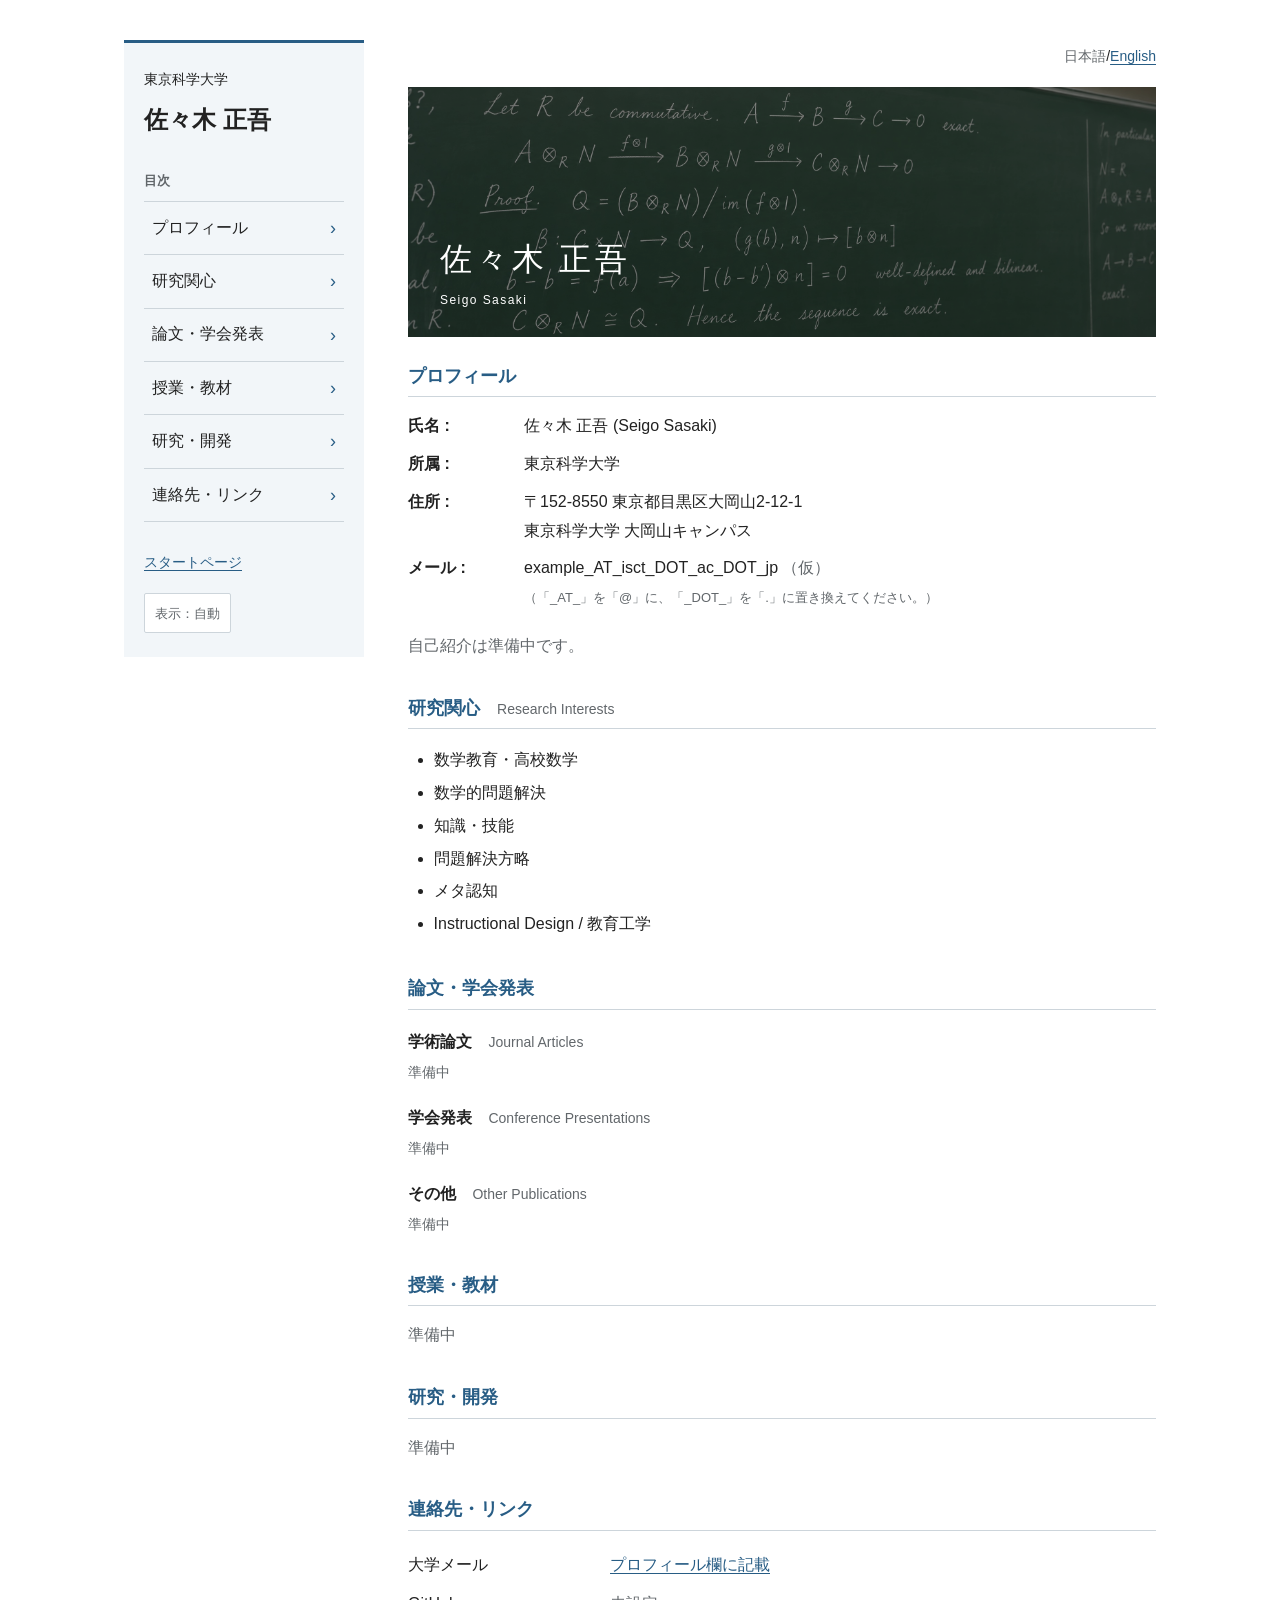
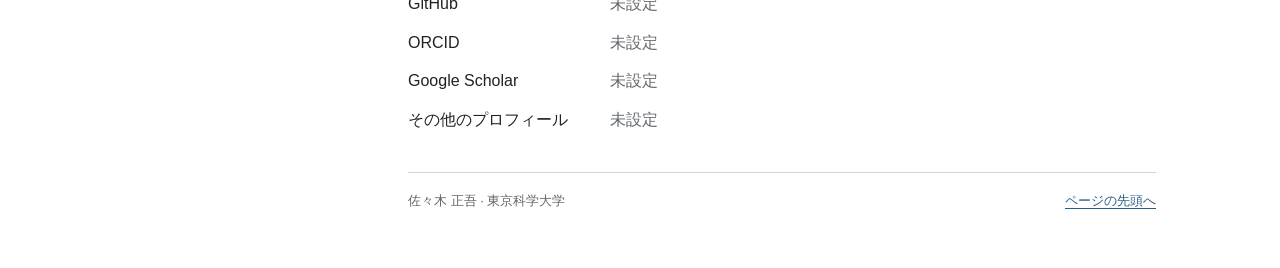
<file: index.html>
<!doctype html>
<html lang="ja">
<head>
  <meta charset="utf-8">
  <meta name="viewport" content="width=device-width, initial-scale=1">
  <meta name="description" content="佐々木 正吾の研究者プロフィール。東京科学大学。研究関心、論文・学会発表、授業・教材、研究・開発について。">
  <link rel="alternate" hreflang="ja" href="./">
  <link rel="alternate" hreflang="en" href="en/">
  <meta name="color-scheme" content="light dark">
  <title>佐々木 正吾 | 東京科学大学</title>
  <link rel="icon" href="assets/images/favicon.svg" type="image/svg+xml">
  <link rel="stylesheet" href="assets/css/style.css?v=6">
  <script src="assets/js/theme.js?v=2"></script>
</head>
<body>
  <a class="skip-link" href="#main">本文へ移動</a>
  <div class="profile-layout">
    <header class="sidebar">
      <p class="university">東京科学大学</p>
      <a class="site-name" href="./">佐々木 正吾</a>
      <p class="nav-title">目次</p>
      <nav aria-label="メインナビゲーション">
        <a href="#about">プロフィール</a>
        <a href="#research">研究関心</a>
        <a href="#publications">論文・学会発表</a>
        <a href="#teaching">授業・教材</a>
        <a href="#projects">研究・開発</a>
        <a href="#contact">連絡先・リンク</a>
      </nav>
      <div class="sidebar-tools">
      <a class="start-page-link" href="start/">スタートページ</a>
      <button class="theme-toggle" type="button" hidden>表示：自動</button>
      </div>
    </header>
    <main id="main" class="profile-main">
      <nav class="language-switch" aria-label="言語切替">
        <span aria-current="page">日本語</span><span aria-hidden="true"> / </span><a href="en/" lang="en" hreflang="en">English</a>
      </nav>
      <section id="about" aria-labelledby="about-title">
        <div class="profile-banner">
          <img class="profile-image" src="assets/images/blackboard-v2.jpg" alt="テンソル積の右完全性の証明を、筆記体の英語と数式で書いた深緑の黒板のイメージ" width="2172" height="724" decoding="async" fetchpriority="high">
          <h1 class="profile-banner-title"><span class="banner-name">佐々木 正吾</span><span class="banner-subtitle" lang="en">Seigo Sasaki</span></h1>
        </div>
        <h2 id="about-title">プロフィール</h2>
        <dl class="profile-details">
          <div><dt>氏名</dt><dd>佐々木 正吾 <span lang="en">(Seigo Sasaki)</span></dd></div>
          <!-- TODO: 必要に応じて所属部局・研究室などを追記してください。 -->
          <div><dt>所属</dt><dd>東京科学大学</dd></div>
          <div><dt>住所</dt><dd>〒152-8550 東京都目黒区大岡山2-12-1<br>東京科学大学 大岡山キャンパス</dd></div>
          <!-- TODO: example は仮のメールアドレスです。正式なアドレスに置き換えてください。 -->
          <div id="profile-email"><dt>メール</dt><dd>example_AT_isct_DOT_ac_DOT_jp <span class="muted">（仮）</span><br><small>（「_AT_」を「@」に、「_DOT_」を「.」に置き換えてください。）</small></dd></div>
        </dl>
        <!-- TODO: 自己紹介を以下に自由に記入してください。 -->
        <p class="muted">自己紹介は準備中です。</p>
      </section>
      <section id="research" aria-labelledby="research-title">
        <h2 id="research-title">研究関心 <span lang="en">Research Interests</span></h2>
        <ul>
          <li>数学教育・高校数学</li>
          <li>数学的問題解決</li>
          <li>知識・技能</li>
          <li>問題解決方略</li>
          <li>メタ認知</li>
          <li>Instructional Design / 教育工学</li>
        </ul>
      </section>
      <section id="publications" aria-labelledby="publications-title">
        <h2 id="publications-title">論文・学会発表</h2>
        <div class="publication-group">
          <h3>学術論文 <span lang="en">Journal Articles</span></h3>
          <p class="muted">準備中</p>
          <!-- TODO: 論文を追加。READMEの記入例を参照。 -->
          <ol class="publication-list"></ol>
        </div>
        <div class="publication-group">
          <h3>学会発表 <span lang="en">Conference Presentations</span></h3>
          <p class="muted">準備中</p><ol class="publication-list"></ol>
        </div>
        <div class="publication-group">
          <h3>その他 <span lang="en">Other Publications</span></h3>
          <p class="muted">準備中</p><ol class="publication-list"></ol>
        </div>
      </section>
      <section id="teaching" aria-labelledby="teaching-title">
        <h2 id="teaching-title">授業・教材</h2>
        <p class="muted">準備中</p>
        <!-- TODO: 授業名・担当年度・教材リンクを追加。 -->
      </section>
      <section id="projects" aria-labelledby="projects-title">
        <h2 id="projects-title">研究・開発</h2>
        <p class="muted">準備中</p>
        <!-- TODO: プロジェクト名・概要・確認済みのGitHub URLを追加。 -->
      </section>
      <section id="contact" aria-labelledby="contact-title">
        <h2 id="contact-title">連絡先・リンク</h2>
        <!-- TODO: 確認済みの連絡先に置換。未設定の項目はリンクにしない。 -->
        <dl class="contact-list">
          <div><dt>大学メール</dt><dd><a href="#profile-email">プロフィール欄に記載</a></dd></div>
          <div><dt>GitHub</dt><dd>未設定</dd></div>
          <div><dt>ORCID</dt><dd>未設定</dd></div>
          <div><dt>Google Scholar</dt><dd>未設定</dd></div>
          <div><dt>その他のプロフィール</dt><dd>未設定</dd></div>
        </dl>
      </section>
      <footer class="site-footer"><span>佐々木 正吾 · 東京科学大学</span><a href="#about">ページの先頭へ</a></footer>
    </main>
  </div>
</body>
</html>
</file>
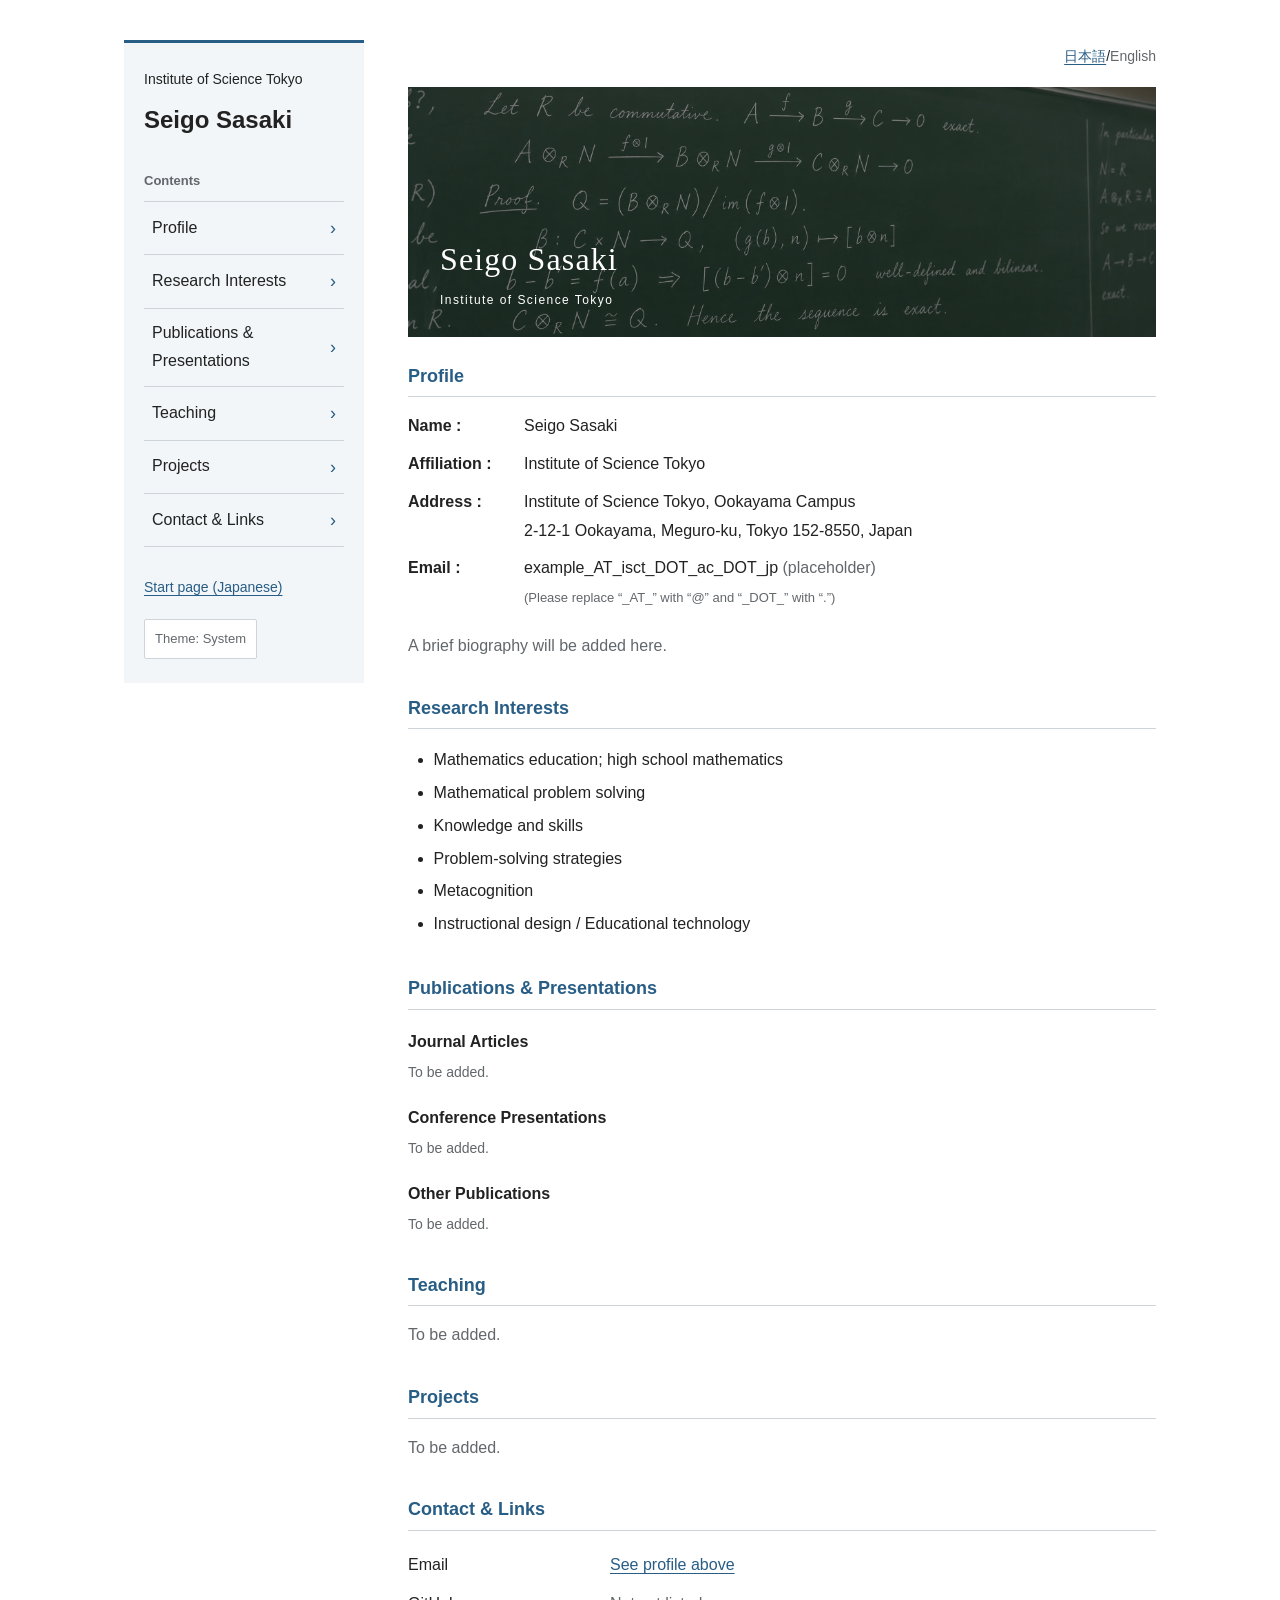
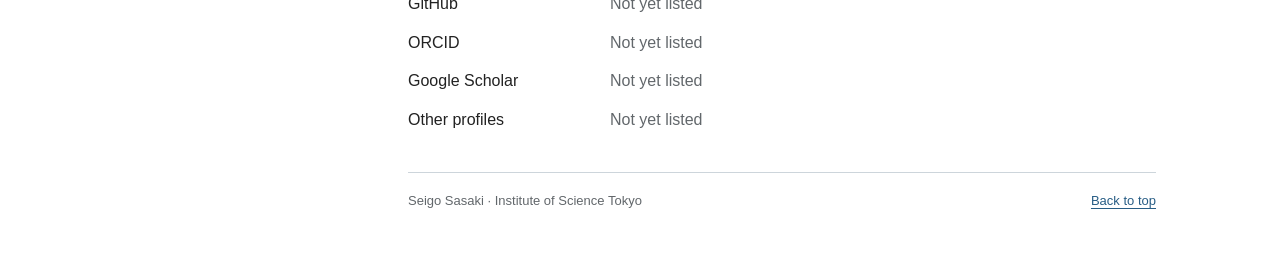
<file: en/index.html>
<!doctype html>
<html lang="en">
<head>
  <meta charset="utf-8">
  <meta name="viewport" content="width=device-width, initial-scale=1">
  <meta name="description" content="Seigo Sasaki, Institute of Science Tokyo. Profile, research interests, publications, teaching, and projects.">
  <link rel="alternate" hreflang="ja" href="../">
  <link rel="alternate" hreflang="en" href="./">
  <meta name="color-scheme" content="light dark">
  <title>Seigo Sasaki | Institute of Science Tokyo</title>
  <link rel="icon" href="../assets/images/favicon.svg" type="image/svg+xml">
  <link rel="stylesheet" href="../assets/css/style.css?v=6">
  <script src="../assets/js/theme.js?v=2"></script>
</head>
<body>
  <a class="skip-link" href="#main">Skip to content</a>
  <div class="profile-layout">
    <header class="sidebar">
      <p class="university">Institute of Science Tokyo</p>
      <a class="site-name" href="./">Seigo Sasaki</a>
      <p class="nav-title">Contents</p>
      <nav aria-label="Main navigation">
        <a href="#about">Profile</a>
        <a href="#research">Research Interests</a>
        <a href="#publications">Publications &amp; Presentations</a>
        <a href="#teaching">Teaching</a>
        <a href="#projects">Projects</a>
        <a href="#contact">Contact &amp; Links</a>
      </nav>
      <div class="sidebar-tools">
      <a class="start-page-link" href="../start/" lang="ja">Start page (Japanese)</a>
      <button class="theme-toggle" type="button" hidden>Theme: System</button>
      </div>
    </header>
    <main id="main" class="profile-main">
      <nav class="language-switch" aria-label="Language">
        <a href="../" lang="ja" hreflang="ja">日本語</a><span aria-hidden="true"> / </span><span aria-current="page">English</span>
      </nav>
      <section id="about" aria-labelledby="about-title">
        <div class="profile-banner">
          <img class="profile-image" src="../assets/images/blackboard-v2.jpg" alt="An oblique view of a clean green blackboard with a proof of right exactness of tensor products, written in cursive English and mathematical notation" width="2172" height="724" decoding="async" fetchpriority="high">
          <h1 class="profile-banner-title"><span class="banner-name">Seigo Sasaki</span><span class="banner-subtitle">Institute of Science Tokyo</span></h1>
        </div>
        <h2 id="about-title">Profile</h2>
        <dl class="profile-details">
          <div><dt>Name</dt><dd>Seigo Sasaki</dd></div>
          <!-- TODO: 必要に応じて所属部局・研究室などを追記してください。 -->
          <div><dt>Affiliation</dt><dd>Institute of Science Tokyo</dd></div>
          <div><dt>Address</dt><dd>Institute of Science Tokyo, Ookayama Campus<br>2-12-1 Ookayama, Meguro-ku, Tokyo 152-8550, Japan</dd></div>
          <!-- TODO: example は仮のメールアドレスです。正式なアドレスに置き換えてください。 -->
          <div id="profile-email"><dt>Email</dt><dd>example_AT_isct_DOT_ac_DOT_jp <span class="muted">(placeholder)</span><br><small>(Please replace “_AT_” with “@” and “_DOT_” with “.”)</small></dd></div>
        </dl>
        <!-- TODO: 自己紹介を以下に自由に記入してください。 -->
        <p class="muted">A brief biography will be added here.</p>
      </section>
      <section id="research" aria-labelledby="research-title">
        <h2 id="research-title">Research Interests</h2>
        <ul>
          <li>Mathematics education; high school mathematics</li>
          <li>Mathematical problem solving</li>
          <li>Knowledge and skills</li>
          <li>Problem-solving strategies</li>
          <li>Metacognition</li>
          <li>Instructional design / Educational technology</li>
        </ul>
      </section>
      <section id="publications" aria-labelledby="publications-title">
        <h2 id="publications-title">Publications &amp; Presentations</h2>
        <div class="publication-group">
          <h3>Journal Articles</h3>
          <p class="muted">To be added.</p>
          <!-- TODO: 論文を追加。READMEの記入例を参照。 -->
          <ol class="publication-list"></ol>
        </div>
        <div class="publication-group">
          <h3>Conference Presentations</h3>
          <p class="muted">To be added.</p><ol class="publication-list"></ol>
        </div>
        <div class="publication-group">
          <h3>Other Publications</h3>
          <p class="muted">To be added.</p><ol class="publication-list"></ol>
        </div>
      </section>
      <section id="teaching" aria-labelledby="teaching-title">
        <h2 id="teaching-title">Teaching</h2>
        <p class="muted">To be added.</p>
        <!-- TODO: 授業名・担当年度・教材リンクを追加。 -->
      </section>
      <section id="projects" aria-labelledby="projects-title">
        <h2 id="projects-title">Projects</h2>
        <p class="muted">To be added.</p>
        <!-- TODO: プロジェクト名・概要・確認済みのGitHub URLを追加。 -->
      </section>
      <section id="contact" aria-labelledby="contact-title">
        <h2 id="contact-title">Contact &amp; Links</h2>
        <!-- TODO: 確認済みの連絡先に置換。Not yet listedの項目はリンクにしない。 -->
        <dl class="contact-list">
          <div><dt>Email</dt><dd><a href="#profile-email">See profile above</a></dd></div>
          <div><dt>GitHub</dt><dd>Not yet listed</dd></div>
          <div><dt>ORCID</dt><dd>Not yet listed</dd></div>
          <div><dt>Google Scholar</dt><dd>Not yet listed</dd></div>
          <div><dt>Other profiles</dt><dd>Not yet listed</dd></div>
        </dl>
      </section>
      <footer class="site-footer"><span>Seigo Sasaki · Institute of Science Tokyo</span><a href="#about">Back to top</a></footer>
    </main>
  </div>
</body>
</html>
</file>
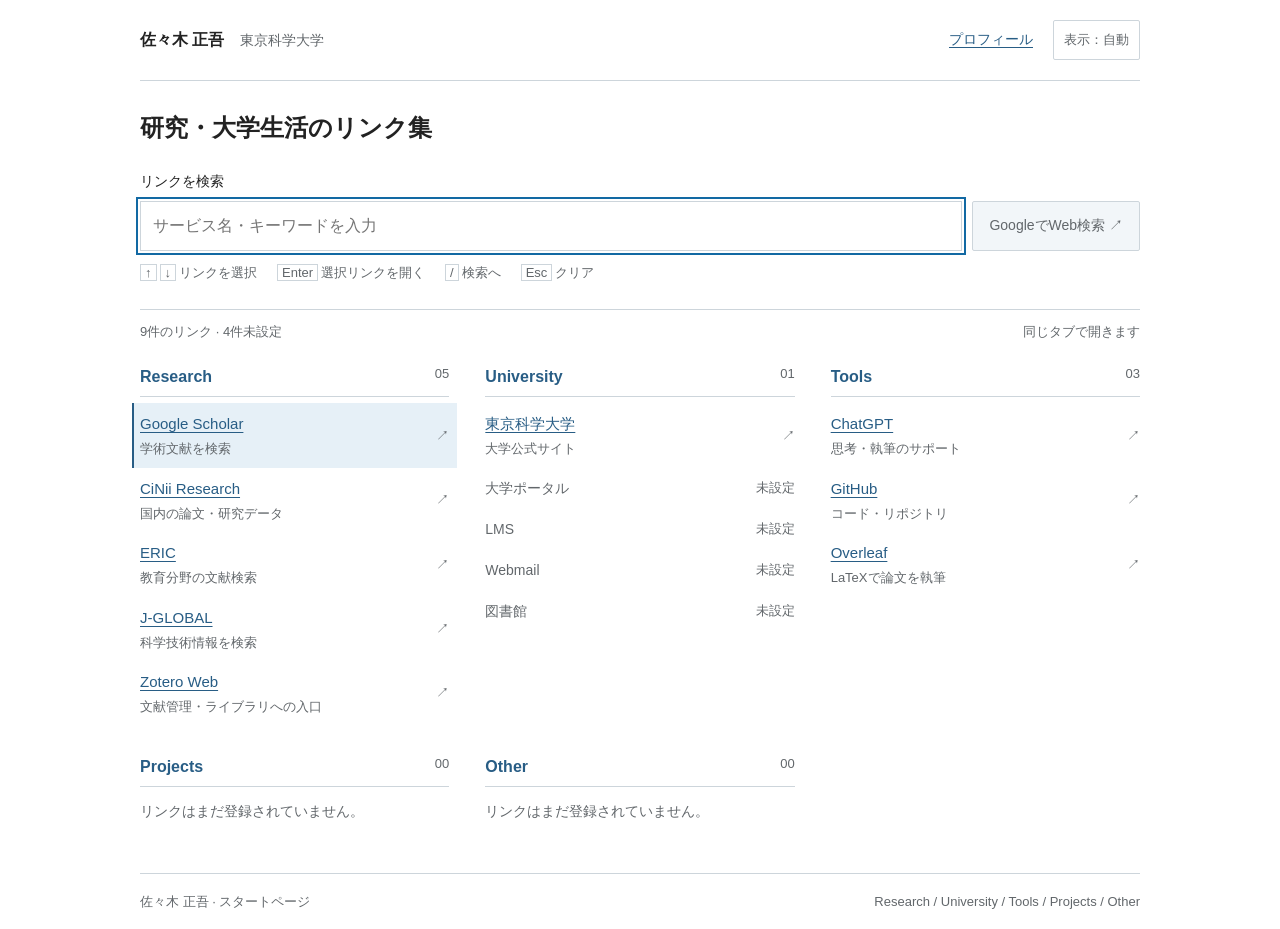
<file: start/index.html>
<!doctype html>
<html lang="ja">
<head>
  <meta charset="utf-8">
  <meta name="viewport" content="width=device-width, initial-scale=1">
  <meta name="description" content="研究・大学生活のためのスタートページ。論文検索、大学関連サービス、研究ツールへのリンク集。">
  <meta name="robots" content="noindex, nofollow">
  <meta name="color-scheme" content="light dark">
  <title>Start | 佐々木 正吾</title>
  <link rel="icon" href="../assets/images/favicon.svg" type="image/svg+xml">
  <link rel="stylesheet" href="../assets/css/style.css?v=6">
  <script src="../assets/js/theme.js?v=2"></script>
  <script src="../assets/js/links.js" defer></script>
  <script src="../assets/js/start.js" defer></script>
</head>
<body>
  <a class="skip-link" href="#main">本文へ移動</a>
  <header class="site-header start-header wrap">
    <a class="wordmark" href="../">佐々木 正吾<span>東京科学大学</span></a>
    <div class="header-actions"><a class="back-link" href="../">プロフィール</a><button class="theme-toggle" type="button" hidden>表示：自動</button></div>
  </header>
  <main id="main" class="start-main wrap">
    <div class="start-title"><h1>研究・大学生活のリンク集</h1></div>
    <form id="link-search" role="search" aria-label="登録リンクを検索">
      <label class="search-label" for="search">リンクを検索</label>
      <div class="search-row">
        <div class="search-field"><input id="search" type="search" placeholder="サービス名・キーワードを入力" autocomplete="off" spellcheck="false" aria-describedby="search-help" aria-controls="link-groups" enterkeyhint="go"><button id="clear-search" class="clear-button" type="button" aria-label="検索をクリア" hidden>クリア</button></div>
        <button id="web-search" class="web-button" type="button" disabled>GoogleでWeb検索 <span aria-hidden="true">↗</span></button>
      </div>
      <p id="search-help" class="search-help"><span><kbd>↑</kbd><kbd>↓</kbd>リンクを選択</span><span><kbd>Enter</kbd>選択リンクを開く</span><span><kbd>/</kbd>検索へ</span><span><kbd>Esc</kbd>クリア</span></p>
    </form>
    <div class="results-bar"><p id="result-count">リンクを読み込んでいます…</p><p>同じタブで開きます</p></div>
    <p id="selection-status" class="sr-only" role="status" aria-live="polite" aria-atomic="true"></p>
    <div id="link-groups" class="link-groups"></div>
    <div id="no-results" class="no-results" hidden><h2>該当するリンクがありません</h2><p>キーワードを変更するか、「GoogleでWeb検索」を選んでください。</p></div>
    <noscript><p>リンク集の表示にはJavaScriptが必要です。ブラウザの設定で有効にしてください。</p><p><a href="https://scholar.google.com/">Google Scholar</a> · <a href="https://cir.nii.ac.jp/">CiNii Research</a> · <a href="https://github.com/">GitHub</a></p></noscript>
  </main>
  <footer class="site-footer wrap"><span>佐々木 正吾 · スタートページ</span><span>Research / University / Tools / Projects / Other</span></footer>
</body>
</html>
</file>
<file: assets/css/style.css>
/* Shared colors and system fonts. No external assets or framework required. */
:root {
  color-scheme: light;
  --bg: #fff;
  --text: #222;
  --muted: #62676b;
  --line: #cdd5db;
  --soft: #f2f6f9;
  --accent: #285d85;
  --selected: #e6f0f7;
  --focus: #1269a3;
  font-family: -apple-system, BlinkMacSystemFont, "Segoe UI", "Hiragino Kaku Gothic ProN", "Yu Gothic", Meiryo, sans-serif;
  font-size: 16px;
}
@media (prefers-color-scheme: dark) {
  :root:not([data-theme="light"]) { color-scheme: dark; --bg: #191d21; --text: #e5e8eb; --muted: #adb5bd; --line: #46515c; --soft: #222d36; --accent: #acd1ee; --selected: #2c4254; --focus: #9ed7ff; }
}
:root[data-theme="dark"] { color-scheme: dark; --bg: #191d21; --text: #e5e8eb; --muted: #adb5bd; --line: #46515c; --soft: #222d36; --accent: #acd1ee; --selected: #2c4254; --focus: #9ed7ff; }
* { box-sizing: border-box; }
body { margin: 0; background: var(--bg); color: var(--text); line-height: 1.8; -webkit-text-size-adjust: 100%; }
a { color: var(--accent); text-underline-offset: .2em; }
a:hover { text-decoration-thickness: 2px; }
button, input { font: inherit; }
button { cursor: pointer; }
:focus-visible { outline: 2px solid var(--focus); outline-offset: 3px; }
[hidden] { display: none !important; }
p { margin: 12px 0; }
.muted { color: var(--muted); }
.skip-link { position: absolute; top: -100px; left: 1rem; z-index: 10; background: var(--bg); padding: 8px 16px; }
.skip-link:focus { top: 1rem; }
.sr-only { position: absolute; width: 1px; height: 1px; padding: 0; margin: -1px; overflow: hidden; clip-path: inset(50%); white-space: nowrap; border: 0; }
.theme-toggle { background: var(--bg); color: var(--muted); border: 1px solid var(--line); border-radius: 2px; font-size: .8125rem; padding: 6px 10px; min-height: 40px; }
.theme-toggle:hover { color: var(--text); border-color: var(--accent); }

/* Profile: a plain contents column beside the document. */
.profile-layout { display: grid; grid-template-columns: 240px minmax(0, 780px); max-width: 1080px; margin: 40px auto; padding-inline: 24px; gap: 44px; align-items: start; }
.sidebar { background: var(--soft); border-top: 3px solid var(--accent); padding: 24px 20px; }
.university { margin: 0 0 6px; font-size: .875rem; }
.site-name { color: var(--text); text-decoration: none; font-size: 1.5rem; font-weight: 600; }
.nav-title { margin: 28px 0 8px; color: var(--muted); font-size: .8125rem; font-weight: 600; }
.sidebar nav { display: flex; flex-direction: column; margin: 0; border-top: 1px solid var(--line); }
.sidebar nav a { display: flex; align-items: center; justify-content: space-between; gap: 12px; min-height: 48px; border-bottom: 1px solid var(--line); padding: 10px 8px; color: var(--text); text-decoration: none; font-size: 1rem; font-weight: 500; }
.sidebar nav a::after { content: "›"; color: var(--accent); font-size: 1.125rem; font-weight: 400; }
.sidebar nav a:hover, .sidebar nav a:focus-visible { background: var(--selected); color: var(--accent); }
.sidebar-tools { margin-top: 20px; }
.start-page-link { display: block; width: fit-content; padding-block: 8px; font-size: .875rem; margin-bottom: 10px; }
.profile-main { min-width: 0; }
.profile-banner { position: relative; isolation: isolate; margin-bottom: 24px; background: #14221b; }
.profile-image { display: block; width: 100%; height: auto; min-height: 180px; object-fit: cover; }
.profile-banner::after { content: ""; position: absolute; inset: 0; background: rgb(0 0 0 / 34%); }
.profile-main .profile-banner-title { position: absolute; z-index: 1; inset: auto 0 0; display: flex; flex-direction: column; align-items: flex-start; gap: 8px; padding: 28px 32px; margin: 0; border: 0; color: #fff; text-align: left; font-weight: 400; line-height: 1.5; overflow-wrap: anywhere; }
.banner-name { font-family: "Yu Mincho", "Hiragino Mincho ProN", "Noto Serif CJK JP", Georgia, serif; font-size: clamp(1.5rem, 3vw, 2rem); font-weight: 400; letter-spacing: .12em; }
:lang(en) > .banner-name { letter-spacing: .035em; }
.banner-subtitle { font-size: .75rem; font-weight: 400; letter-spacing: .12em; }
.language-switch { text-align: right; font-size: .875rem; margin-bottom: 14px; }
.language-switch a, .language-switch > span { display: inline-block; padding-block: 4px; }
.language-switch [aria-current="page"] { color: var(--muted); }
.profile-details { margin: 0 0 20px; }
.profile-details > div { display: grid; grid-template-columns: 6.5rem minmax(0, 1fr); gap: 12px; margin: 9px 0; }
.profile-details dt { font-weight: 600; }
.profile-details dt::after { content: " :"; }
.profile-details dd { margin: 0; overflow-wrap: anywhere; }
.profile-details small { font-size: .8125rem; color: var(--muted); }
.profile-main section { margin-bottom: 32px; scroll-margin-top: 20px; }
h1 { margin: 0 0 24px; font-size: 1.5rem; line-height: 1.6; font-weight: 600; }
.profile-main h1 { border-bottom: 2px solid var(--accent); padding-bottom: 8px; }
h2 { font-size: 1.125rem; font-weight: 600; line-height: 1.7; margin: 0 0 15px; }
.profile-main h2:not(.person-name) { border-bottom: 1px solid var(--line); color: var(--accent); padding-bottom: 5px; }
h2 span, h3 span { font-size: .875rem; color: var(--muted); font-weight: 400; margin-left: 12px; display: inline-block; }
.person-name { font-size: 1.3rem; margin-bottom: 4px; }
.english-name { margin-top: 0; color: var(--muted); }
.english-name:empty { display: none; }
.profile-main ul { padding-left: 1.6rem; margin: 12px 0; }
.profile-main li { padding-block: 2px; }
h3 { font-size: 1rem; font-weight: 600; margin: 18px 0 4px; }
.publication-group p { margin: 2px 0 10px; font-size: .875rem; }
.publication-list:empty { display: none; }
.publication-list { padding-left: 1.6rem; }
.contact-list { margin: 12px 0; }
.contact-list div { display: grid; grid-template-columns: 12rem minmax(0, 1fr); gap: 10px; padding: 5px 0; }
.contact-list dd { margin: 0; color: var(--muted); overflow-wrap: anywhere; }
.site-footer { display: flex; flex-wrap: wrap; justify-content: space-between; gap: 12px; border-top: 1px solid var(--line); padding: 16px 0; color: var(--muted); font-size: .8125rem; }

/* Start page: the same typography with an uncluttered searchable directory. */
.wrap { width: min(1000px, calc(100% - 48px)); margin-inline: auto; }
.start-header { display: flex; flex-wrap: wrap; align-items: center; gap: 20px; padding: 20px 0; border-bottom: 1px solid var(--line); }
.wordmark { color: var(--text); font-weight: 600; text-decoration: none; }
.wordmark span { color: var(--muted); font-weight: 400; font-size: .875rem; margin-left: 16px; }
.header-actions { margin-left: auto; display: flex; align-items: center; gap: 20px; }
.back-link { font-size: .875rem; }
.start-main { padding-top: 28px; min-height: calc(100vh - 160px); }
.start-title h1 { font-size: 1.5rem; margin-bottom: 22px; }
.search-label { display: block; font-size: .875rem; margin-bottom: 6px; }
.search-row { display: flex; gap: 10px; }
.search-field { display: flex; align-items: center; flex: 1; min-width: 0; border: 1px solid var(--line); }
.search-field:focus-within { outline: 2px solid var(--focus); outline-offset: 2px; }
.search-field input { width: 100%; min-width: 0; padding: 10px 12px; border: 0; background: var(--bg); color: var(--text); outline: none; }
.clear-button { color: var(--accent); background: var(--bg); border: 0; min-height: 44px; padding: 6px 12px; font-size: .8125rem; }
.web-button { background: var(--soft); color: var(--text); border: 1px solid var(--line); border-radius: 2px; padding: 8px 16px; font-size: .875rem; min-height: 44px; }
.web-button:hover:not(:disabled) { border-color: var(--accent); }
.web-button:disabled { color: var(--muted); cursor: default; }
.search-help { display: flex; gap: 12px 20px; flex-wrap: wrap; margin-top: 10px; font-size: .8125rem; color: var(--muted); }
kbd { font: inherit; border: 1px solid var(--line); padding: 0 4px; margin-right: 3px; }
.results-bar { display: flex; justify-content: space-between; gap: 16px; border-top: 1px solid var(--line); margin: 24px 0 20px; padding-top: 10px; }
.results-bar p { font-size: .8125rem; margin: 0; color: var(--muted); }
.link-groups { display: grid; grid-template-columns: repeat(3, minmax(0, 1fr)); gap: 28px 36px; padding-bottom: 36px; align-items: start; }
.link-group { min-width: 0; }
.link-group h2 { color: var(--accent); font-size: 1rem; display: flex; justify-content: space-between; border-bottom: 1px solid var(--line); padding-bottom: 6px; margin: 0; }
.link-group h2 span { font-size: .8125rem; }
.link-group ul { list-style: none; margin: 6px 0 0; padding: 0; }
.launch-link { display: flex; justify-content: space-between; gap: 10px; align-items: center; padding: 7px 8px; margin-inline: -8px; text-decoration: none; }
.launch-link:hover, .launch-link.is-selected { background: var(--selected); }
.launch-link.is-selected { box-shadow: inset 2px 0 var(--accent); }
.link-name { display: block; font-size: .9375rem; text-decoration: underline; text-underline-offset: .2em; }
.link-description { display: block; font-size: .8125rem; color: var(--muted); }
.launch-arrow { font-size: .8125rem; color: var(--muted); }
.pending-link { display: flex; justify-content: space-between; gap: 10px; color: var(--muted); padding: 8px 0; font-size: .875rem; }
.pending-link span:last-child { font-size: .8125rem; }
.group-empty, .no-results p { color: var(--muted); font-size: .875rem; }
.no-results { padding: 12px 0 40px; }
@media (max-width: 850px) {
  .profile-layout { grid-template-columns: 200px minmax(0, 1fr); gap: 28px; }
  .sidebar { padding: 20px 16px; }
  .contact-list div { grid-template-columns: minmax(0, 1fr) minmax(0, 1fr); }
  .link-groups { grid-template-columns: repeat(2, minmax(0, 1fr)); }
}
@media (max-width: 600px) {
  .profile-layout { display: block; margin: 20px auto; padding-inline: 20px; }
  .sidebar { margin-bottom: 26px; }
  .nav-title { margin-top: 22px; }
  .sidebar-tools { display: flex; flex-wrap: wrap; align-items: center; justify-content: space-between; gap: 8px 16px; margin-top: 16px; }
  .start-page-link { margin: 0; }
  .profile-main section { margin-bottom: 28px; }
  .profile-main .profile-banner-title { padding: 20px 22px; gap: 6px; }
  .profile-details > div { grid-template-columns: 1fr; gap: 1px; margin-block: 13px; }
  h2 span, h3 span { margin-left: 8px; }
  .contact-list div { font-size: .875rem; }
  .wrap { width: calc(100% - 40px); }
  .start-header { gap: 12px; }
  .wordmark span { display: none; }
  .header-actions { gap: 12px; }
  .search-row { flex-wrap: wrap; }
  .search-field { flex-basis: 100%; }
  .start-title h1 { font-size: 1.3rem; }
  .link-groups { grid-template-columns: 1fr; }
  .launch-link { padding-block: 10px; }
  .results-bar { flex-wrap: wrap; gap: 4px 16px; }
}
@media print {
  .sidebar, .skip-link, .theme-toggle { display: none !important; }
  .profile-layout { display: block; margin: 0; padding: 0; }
  .profile-main section { break-inside: avoid; }
}
</file>
